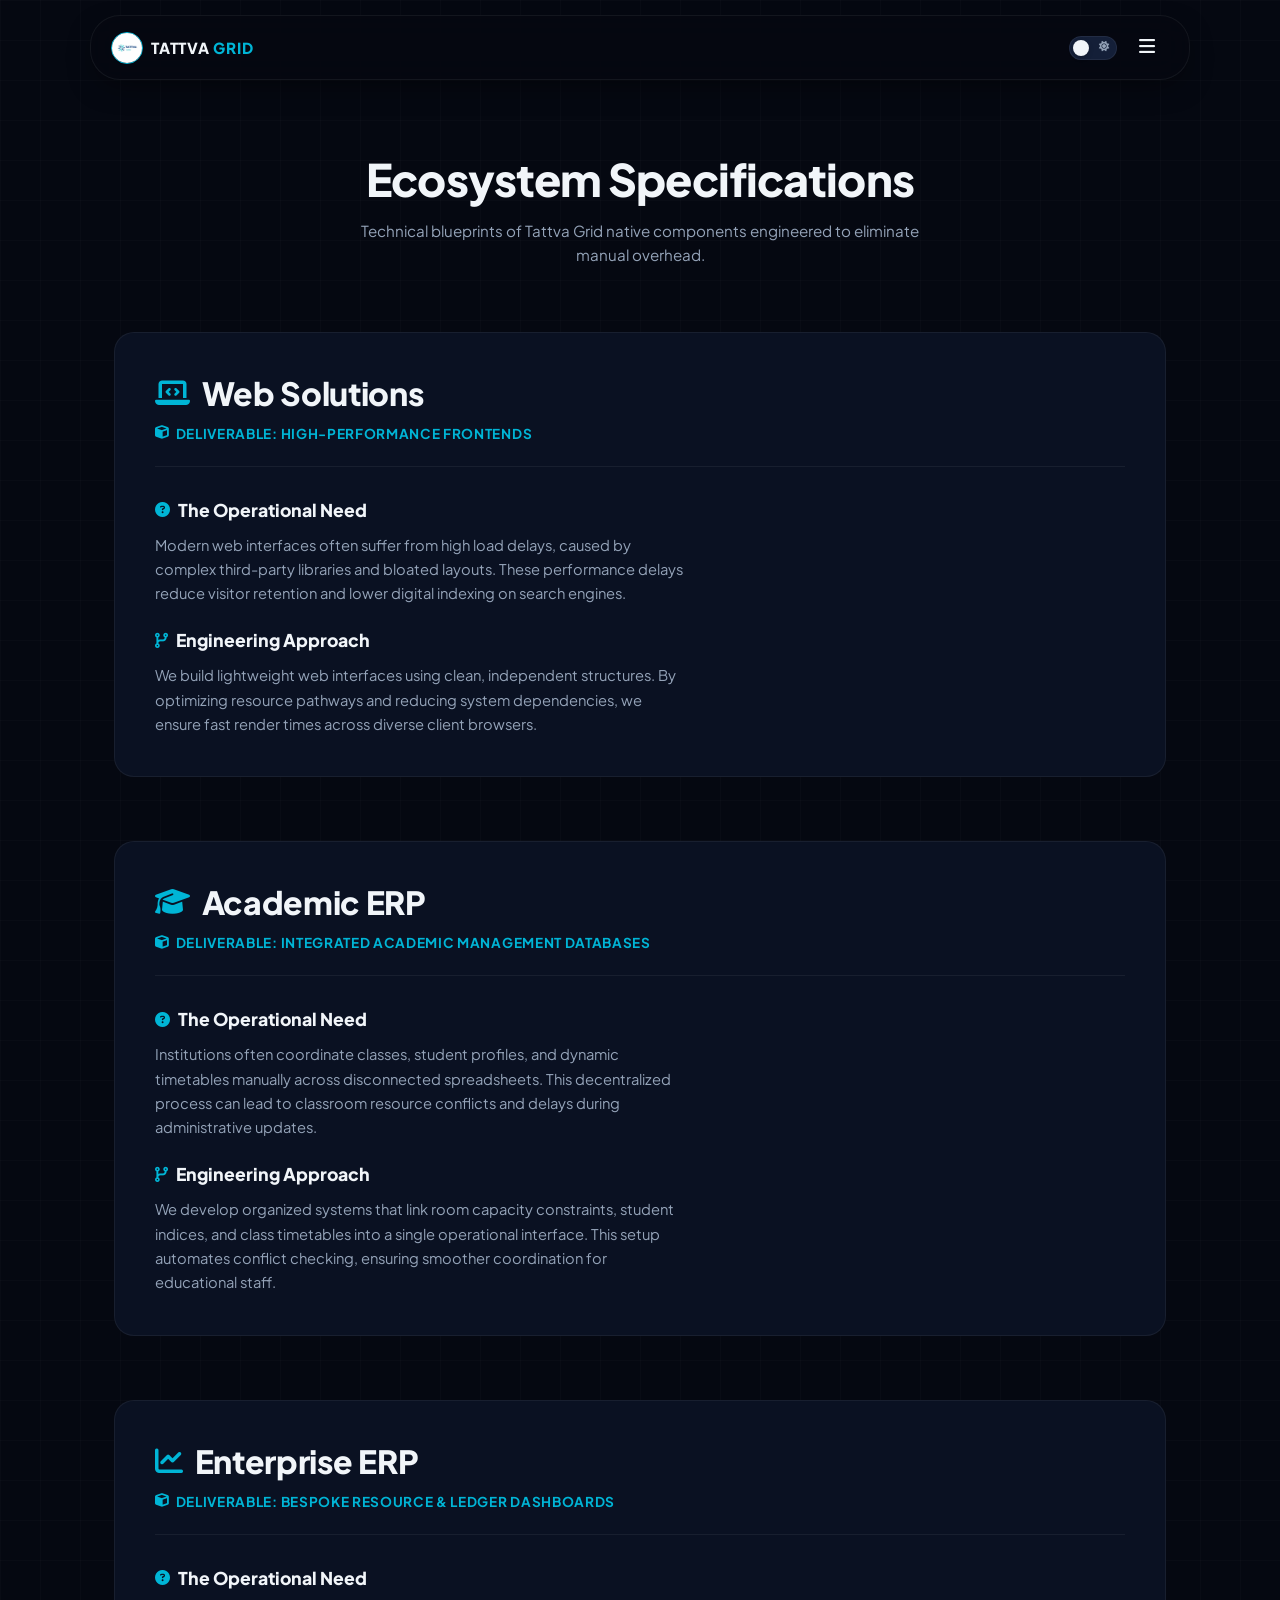
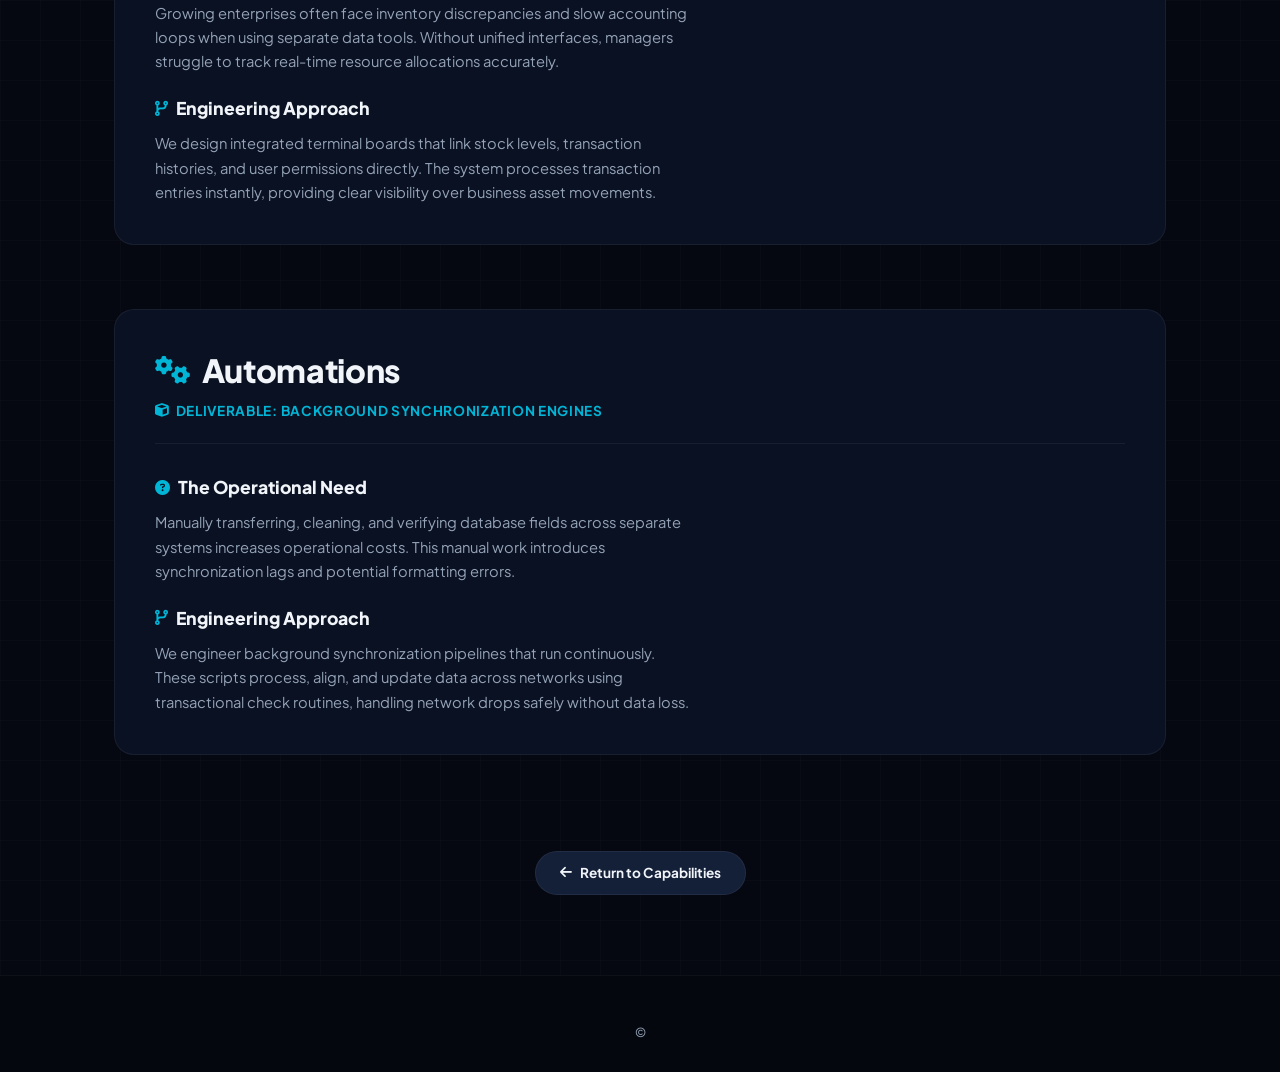
<file: services-details.html>
<!DOCTYPE html>
<html lang="en" data-theme="dark">
<head>
    <meta charset="UTF-8">
    <meta name="viewport" content="width=device-width, initial-scale=1.0">
    <title>Ecosystem Capabilities — Tattva Grid Specifications</title>
    
    <!-- SEO Meta Tags -->
    <meta name="description" content="Tattva Grid builds high-performance custom frontends, scheduling engines, academic ERP systems, and secure database workflows designed for reliability. Created by Neel Athane.">
    <meta name="keywords" content="Tattva Grid, Neel Athane, neel, athane, neel athane, tattva, tattva grid, grid, turf, booking systems, booking, founder, founder neel, founder neel athane, Founder, Tattva Grid founder, Founder tattva grid, Neel tattva grid, Tattva Grid owner, Tattva Grid vision, Neel Athane vision, Business Automation, Turf Booking, Custom ERP, Systems Engineering">
    <meta name="author" content="Neel Athane, Tattva Grid">
    <meta name="robots" content="index, follow">

    <!-- Open Graph / Facebook -->
    <meta property="og:type" content="website">
    <meta property="og:url" content="https://tattvagrid.vercel.app">
    <meta property="og:title" content="Tattva Grid — Digital Infrastructure &amp; Systems Engineering">
    <meta property="og:description" content="High-performance custom frontends, scheduling engines, and secure database workflows designed for reliability.">
    <meta property="og:image" content="logo.jpeg">

    <!-- Fonts & Icons -->
    <link rel="preconnect" href="https://fonts.googleapis.com">
    <link rel="preconnect" href="https://fonts.gstatic.com" crossorigin>
    <link href="https://fonts.googleapis.com/css2?family=Plus+Jakarta+Sans:wght@400;500;600;700;800&display=swap" rel="stylesheet">
    <link rel="stylesheet" href="https://cdnjs.cloudflare.com/ajax/libs/font-awesome/6.5.1/css/all.min.css">

    <!-- Structured Data -->
    <script type="application/ld+json">
    [
      {
        "@context": "https://schema.org",
        "@type": "Organization",
        "name": "Tattva Grid",
        "url": "https://tattvagrid.vercel.app",
        "logo": "logo.jpeg",
        "founder": [
          { 
            "@type": "Person", 
            "name": "Neel Athane", 
            "jobTitle": "Founder, CTO & CFO",
            "sameAs": [
              "https://www.linkedin.com/in/neel-athane",
              "https://www.instagram.com/athaneneel",
              "https://x.com/neel_tattvagrid",
              "https://github.com/neel-athane-tattvagrid",
              "https://topmate.io/neel_tattvagrid",
              "https://www.producthunt.com/@neel_tattvagrid",
              "https://bsky.app/profile/athaneneel.bsky.social",
              "https://www.reddit.com/u/neel_tattvagrid",
              "https://substack.com/@athaneneel"
            ]
          },
          { 
            "@type": "Person", 
            "name": "Rohit Badgujar", 
            "jobTitle": "Co-Founder & CEO" 
          },
          { 
            "@type": "Person", 
            "name": "Aaryesh Honrao", 
            "jobTitle": "Co-Founder, CMO & COO" 
          }
        ]
      },
      {
        "@context": "https://schema.org",
        "@type": "WebSite",
        "name": "Tattva Grid",
        "url": "https://tattvagrid.vercel.app",
        "creator": {
          "@type": "Person",
          "name": "Neel Athane",
          "jobTitle": "Founder, CTO & CFO",
          "sameAs": [
            "https://www.linkedin.com/in/neel-athane",
            "https://www.instagram.com/athaneneel",
            "https://x.com/neel_tattvagrid",
            "https://github.com/neel-athane-tattvagrid",
            "https://topmate.io/neel_tattvagrid",
            "https://www.producthunt.com/@neel_tattvagrid",
            "https://bsky.app/profile/athaneneel.bsky.social",
            "https://www.reddit.com/u/neel_tattvagrid",
            "https://substack.com/@athaneneel"
          ]
        }
      }
    ]
    </script>

    <style>
        /* --- BRAND DESIGN VARIABLES --- */
        :root {
            --brand-navy: #042554;
            --brand-cyan: #00b5d6;
            --brand-seafoam: #00f2fe;
            --radius-lg: 20px;
            --radius-md: 14px;
            --radius-sm: 8px;
            --transition-smooth: all 0.4s cubic-bezier(0.16, 1, 0.3, 1);
            --font-family: 'Plus Jakarta Sans', sans-serif;
        }

        /* --- THEME PALETTES --- */
        html[data-theme="dark"] {
            --bg-color: #050811;
            --bg-grid: rgba(255, 255, 255, 0.015);
            --surface: #0a1122;
            --surface-contrast: #141f38;
            --text-dark: #f1f5f9;
            --text-muted: #94a3b8;
            --border-color: rgba(255, 255, 255, 0.06);
            --header-bg: rgba(5, 8, 17, 0.8);
            --shadow-soft: 0 10px 30px -10px rgba(0, 0, 0, 0.6);
            --shadow-hover: 0 20px 40px -10px rgba(0, 181, 214, 0.18);
        }

        html[data-theme="light"] {
            --bg-color: #ecf0f6;
            --bg-grid: rgba(4, 37, 84, 0.02);
            --surface: #f8fafc;
            --surface-contrast: #cbd5e1;
            --text-dark: #0f172a;
            --text-muted: #475569;
            --border-color: rgba(15, 23, 42, 0.08);
            --header-bg: rgba(236, 240, 246, 0.85);
            --shadow-soft: 0 10px 30px -10px rgba(15, 23, 42, 0.1);
            --shadow-hover: 0 20px 40px -10px rgba(4, 37, 84, 0.12);
        }

        /* --- GLOBAL BASICS --- */
        * {
            box-sizing: border-box;
            margin: 0;
            padding: 0;
            font-family: var(--font-family);
        }

        body {
            background-color: var(--bg-color);
            background-image: 
                linear-gradient(var(--bg-grid) 1px, transparent 1px),
                linear-gradient(90deg, var(--bg-grid) 1px, transparent 1px);
            background-size: 40px 40px;
            color: var(--text-dark);
            overflow-x: hidden;
            -webkit-font-smoothing: antialiased;
            transition: background-color 0.4s ease, color 0.4s ease;
        }

        .container {
            width: 100%;
            max-width: 1100px;
            margin: 0 auto;
            padding: 0 1rem; /* Defensive padding for tight mobile layouts */
        }

        @media(min-width: 480px) {
            .container {
                padding: 0 1.5rem;
            }
        }

        /* --- HEADER NAVIGATION --- */
        .header-container {
            position: fixed;
            top: 10px;
            left: 50%;
            transform: translateX(-50%);
            width: 94%;
            max-width: 1100px;
            z-index: 9999;
            transition: var(--transition-smooth);
        }

        @media(min-width: 768px) {
            .header-container {
                top: 15px;
                width: 92%;
            }
        }

        header.pill-navigation {
            background: var(--header-bg);
            backdrop-filter: blur(16px);
            -webkit-backdrop-filter: blur(16px);
            border: 1px solid var(--border-color);
            border-radius: 30px;
            padding: 0.5rem 1rem;
            display: flex;
            flex-direction: column;
            box-shadow: var(--shadow-soft);
        }

        @media(min-width: 768px) {
            header.pill-navigation {
                padding: 0.6rem 1.25rem;
            }
        }

        .header-row {
            display: flex;
            width: 100%;
            justify-content: space-between;
            align-items: center;
        }

        .logo-block {
            display: flex;
            align-items: center;
            gap: 8px;
            text-decoration: none;
            cursor: pointer;
        }

        .logo-img {
            width: 28px;
            height: 28px;
            border-radius: 50%;
            object-fit: cover;
            border: 1.5px solid var(--brand-cyan);
        }

        @media(min-width: 768px) {
            .logo-img {
                width: 32px;
                height: 32px;
            }
        }

        .logo-text {
            font-size: 0.85rem;
            font-weight: 800;
            letter-spacing: 0.05em;
            color: var(--text-dark);
        }

        @media(min-width: 768px) {
            .logo-text {
                font-size: 0.95rem;
            }
        }

        .logo-text span {
            color: var(--brand-cyan);
        }

        .desktop-nav {
            display: none;
            align-items: center;
            gap: 0.25rem;
        }

        .nav-link {
            background: transparent;
            border: none;
            color: var(--text-muted);
            padding: 8px 12px;
            border-radius: 30px;
            font-size: 0.78rem;
            font-weight: 700;
            cursor: pointer;
            transition: var(--transition-smooth);
            display: inline-flex;
            align-items: center;
            gap: 6px;
            text-decoration: none;
        }

        .nav-link:hover {
            color: var(--text-dark);
            background: var(--border-color);
        }

        .header-actions {
            display: flex;
            align-items: center;
            gap: 0.5rem;
        }

        .mobile-menu-btn {
            background: none;
            border: none;
            color: var(--text-dark);
            font-size: 1.15rem;
            cursor: pointer;
            display: flex;
            align-items: center;
            justify-content: center;
            padding: 6px;
            min-height: 44px; /* Touch target minimum standards */
            min-width: 44px;
        }

        .mobile-menu-container {
            display: none;
            flex-direction: column;
            gap: 0.25rem;
            margin-top: 0.5rem;
            border-top: 1px solid var(--border-color);
            padding-top: 0.5rem;
            width: 100%;
        }

        .mobile-menu-container.open {
            display: flex;
        }

        .mobile-menu-container .nav-link {
            width: 100%;
            padding: 10px 14px;
            justify-content: flex-start;
            font-size: 0.85rem;
        }

        /* Dark / Light Toggle Switch */
        .toggle-track {
            display: flex;
            align-items: center;
            background: var(--surface-contrast);
            border: 1px solid var(--border-color);
            padding: 3px;
            border-radius: 30px;
            position: relative;
            cursor: pointer;
            width: 48px;
            height: 24px;
            user-select: none;
        }

        .toggle-thumb {
            position: absolute;
            width: 16px;
            height: 16px;
            border-radius: 50%;
            background: var(--text-dark);
            box-shadow: 0 2px 5px rgba(0,0,0,0.2);
            transition: transform 0.3s cubic-bezier(0.16, 1, 0.3, 1);
            left: 3px;
        }

        html[data-theme="light"] .toggle-thumb {
            transform: translateX(24px);
        }

        .toggle-icons {
            display: flex;
            justify-content: space-between;
            align-items: center;
            width: 100%;
            padding: 0 4px;
            font-size: 0.65rem;
            color: var(--text-muted);
            pointer-events: none;
        }

        /* --- CONTENT DESIGN --- */
        .details-wrapper {
            padding-top: 110px;
            padding-bottom: 60px;
        }

        @media(min-width: 768px) {
            .details-wrapper {
                padding-top: 150px;
                padding-bottom: 80px;
            }
        }

        .intro-block {
            text-align: center;
            margin-bottom: 2.5rem;
        }

        @media(min-width: 768px) {
            .intro-block {
                margin-bottom: 4rem;
            }
        }

        .intro-block h1 {
            font-size: clamp(1.8rem, 4vw, 2.8rem);
            font-weight: 850;
            letter-spacing: -0.02em;
            margin-bottom: 0.75rem;
        }

        .intro-block p {
            color: var(--text-muted);
            max-width: 600px;
            margin: 0 auto;
            line-height: 1.6;
            font-size: 0.9rem;
        }

        @media(min-width: 768px) {
            .intro-block p {
                font-size: 0.95rem;
            }
        }

        /* --- MOBILE-FIRST SECTION CONTAINER --- */
        .service-detail-section {
            background: var(--surface);
            border: 1px solid var(--border-color);
            border-radius: var(--radius-lg);
            padding: 1.25rem;
            margin-bottom: 2.5rem;
            scroll-margin-top: 100px;
            transition: var(--transition-smooth);
        }

        @media(min-width: 768px) {
            .service-detail-section {
                padding: 2.5rem;
                margin-bottom: 4rem;
                scroll-margin-top: 130px;
            }
        }

        .service-detail-section:hover {
            border-color: var(--brand-cyan);
            box-shadow: var(--shadow-hover);
        }

        .service-title-bar {
            display: flex;
            flex-direction: column;
            gap: 0.75rem;
            border-bottom: 1px solid var(--border-color);
            padding-bottom: 1.25rem;
            margin-bottom: 1.5rem;
        }

        @media(min-width: 768px) {
            .service-title-bar {
                margin-bottom: 2rem;
                padding-bottom: 1.5rem;
            }
        }

        .service-title-bar h2 {
            font-size: 1.5rem;
            font-weight: 850;
            color: var(--text-dark);
            letter-spacing: -0.01em;
            display: flex;
            align-items: center;
            gap: 12px;
        }

        @media(min-width: 768px) {
            .service-title-bar h2 {
                font-size: 2rem;
            }
        }

        .service-icon-inline {
            color: var(--brand-cyan);
            font-size: 1.3rem;
        }

        @media(min-width: 768px) {
            .service-icon-inline {
                font-size: 1.75rem;
            }
        }

        .capabilities-provided {
            display: flex;
            align-items: center;
            gap: 6px;
            color: var(--brand-cyan);
            font-weight: 700;
            font-size: 0.75rem;
            text-transform: uppercase;
            letter-spacing: 0.05em;
        }

        @media(min-width: 768px) {
            .capabilities-provided {
                font-size: 0.85rem;
            }
        }

        .service-body-grid {
            display: grid;
            grid-template-columns: 1fr;
            gap: 2rem;
        }

        @media(min-width: 768px) {
            .service-body-grid {
                grid-template-columns: 1.15fr 0.85fr;
                gap: 2.5rem;
            }
        }

        .service-info-column {
            display: flex;
            flex-direction: column;
            gap: 1.5rem;
        }

        .info-section h3 {
            font-size: 1rem;
            font-weight: 800;
            color: var(--text-dark);
            margin-bottom: 0.5rem;
            display: flex;
            align-items: center;
            gap: 8px;
        }

        @media(min-width: 768px) {
            .info-section h3 {
                font-size: 1.1rem;
                margin-bottom: 0.75rem;
            }
        }

        .info-section h3 i {
            color: var(--brand-cyan);
            font-size: 0.85rem;
        }

        @media(min-width: 768px) {
            .info-section h3 i {
                font-size: 0.95rem;
            }
        }

        .info-section p {
            font-size: 0.85rem;
            color: var(--text-muted);
            line-height: 1.6;
        }

        @media(min-width: 768px) {
            .info-section p {
                font-size: 0.92rem;
                line-height: 1.65;
            }
        }

        /* Specs Pill Lists */
        .specs-pills {
            display: flex;
            flex-wrap: wrap;
            gap: 0.5rem;
            margin-top: 0.5rem;
        }

        .spec-pill {
            background: var(--surface-contrast);
            border: 1px solid var(--border-color);
            padding: 4px 10px;
            font-size: 0.7rem;
            font-weight: 700;
            border-radius: 12px;
            color: var(--text-dark);
        }

        @media(min-width: 768px) {
            .spec-pill {
                padding: 6px 12px;
                font-size: 0.75rem;
            }
        }

        /* Showcase Column Visual Graphics */
        .service-showcase-column {
            display: flex;
            flex-direction: column;
            gap: 1rem;
        }

        .visual-card-wrapper {
            background: var(--surface-contrast);
            border: 1px solid var(--border-color);
            border-radius: var(--radius-md);
            overflow: hidden;
            box-shadow: var(--shadow-soft);
            transition: var(--transition-smooth);
        }

        .visual-card-wrapper:hover {
            transform: translateY(-2px);
            border-color: var(--brand-cyan);
        }

        .visual-card-wrapper img {
            width: 100%;
            height: 150px;
            object-fit: cover;
            display: block;
        }

        @media(min-width: 768px) {
            .visual-card-wrapper img {
                height: 190px;
            }
        }

        .visual-card-desc {
            background: var(--surface);
            padding: 0.75rem 1rem;
            font-size: 0.75rem;
            color: var(--text-dark);
            font-weight: 700;
            border-top: 1px solid var(--border-color);
        }

        .btn-back-home {
            display: inline-flex;
            align-items: center;
            gap: 8px;
            padding: 10px 22px;
            background: var(--surface-contrast);
            border: 1px solid var(--border-color);
            color: var(--text-dark);
            border-radius: 30px;
            text-decoration: none;
            font-size: 0.8rem;
            font-weight: 700;
            transition: var(--transition-smooth);
            margin-top: 1.5rem;
            min-height: 44px; /* Mobile safe tap size */
        }

        @media(min-width: 768px) {
            .btn-back-home {
                padding: 10px 24px;
                font-size: 0.85rem;
                margin-top: 2rem;
            }
        }

        .btn-back-home:hover {
            background: var(--brand-cyan);
            color: #050811;
            border-color: var(--brand-cyan);
        }

        /* --- FOOTER --- */
        footer {
            background: #04070e;
            border-top: 1px solid rgba(255, 255, 255, 0.04);
            color: #94a3b8;
            padding: 3rem 0 2rem;
            font-size: 0.78rem;
            text-align: center;
        }
    </style>
</head>
<body>

    <!-- STICKY FLOATING GLASS NAVIGATION -->
    <div class="header-container">
        <header class="pill-navigation" id="pillNavigation">
            <div class="header-row">
                <a class="logo-block" href="index.html" title="Tattva Grid - Return Home">
                    <img src="logo.jpeg" alt="Tattva Grid Logo" class="logo-img" onerror="this.style.display='none';">
                    <div class="logo-text">TATTVA <span>GRID</span></div>
                </a>
                
                <nav class="desktop-nav">
                    <a href="index.html#sizzle" class="nav-link">Concept</a>
                    <a href="index.html#services" class="nav-link">Capabilities</a>
                    <a href="index.html#portfolio" class="nav-link">Work</a>
                    <a href="index.html#who-are-we" class="nav-link">Who Are We</a>
                    <a href="index.html#contact" class="nav-link">Connect</a>
                </nav>

                <div class="header-actions">
                    <div class="toggle-track" id="themeSwitch" aria-label="Toggle Palette">
                        <div class="toggle-thumb"></div>
                        <div class="toggle-icons">
                            <i class="fa-solid fa-moon"></i>
                            <i class="fa-solid fa-sun"></i>
                        </div>
                    </div>
                    <button class="mobile-menu-btn" onclick="toggleMobileMenu()"><i class="fa-solid fa-bars"></i></button>
                </div>
            </div>

            <div class="mobile-menu-container" id="mobileMenuContainer">
                <a href="index.html#sizzle" class="nav-link" onclick="toggleMobileMenu()">Concept</a>
                <a href="index.html#services" class="nav-link" onclick="toggleMobileMenu()">Capabilities</a>
                <a href="index.html#portfolio" class="nav-link" onclick="toggleMobileMenu()">Work</a>
                <a href="index.html#who-are-we" class="nav-link" onclick="toggleMobileMenu()">Who Are We</a>
                <a href="index.html#contact" class="nav-link" onclick="toggleMobileMenu()">Connect</a>
            </div>
        </header>
    </div>

    <main class="container details-wrapper">
        <div class="intro-block">
            <h1>Ecosystem Specifications</h1>
            <p>Technical blueprints of Tattva Grid native components engineered to eliminate manual overhead.</p>
        </div>

        <!-- 1. Web Solutions -->
        <section class="service-detail-section" id="web-solutions">
            <div class="service-title-bar">
                <h2><i class="fa-solid fa-laptop-code service-icon-inline"></i> Web Solutions</h2>
                <div class="capabilities-provided">
                    <i class="fa-solid fa-cube"></i> Deliverable: High-Performance Frontends
                </div>
            </div>

            <div class="service-body-grid">
                <div class="service-info-column">
                    <div class="info-section">
                        <h3><i class="fa-solid fa-circle-question"></i> The Operational Need</h3>
                        <p>
                            Modern web interfaces often suffer from high load delays, caused by complex third-party libraries and bloated layouts. These performance delays reduce visitor retention and lower digital indexing on search engines.
                        </p>
                    </div>

                    <div class="info-section">
                        <h3><i class="fa-solid fa-code-branch"></i> Engineering Approach</h3>
                        <p>
                            We build lightweight web interfaces using clean, independent structures. By optimizing resource pathways and reducing system dependencies, we ensure fast render times across diverse client browsers.
                        </p>
                    </div>
                </div>
        </section>

        <!-- 2. Academic ERP -->
        <section class="service-detail-section" id="academic-erp">
            <div class="service-title-bar">
                <h2><i class="fa-solid fa-graduation-cap service-icon-inline"></i> Academic ERP</h2>
                <div class="capabilities-provided">
                    <i class="fa-solid fa-cube"></i> Deliverable: Integrated Academic Management Databases
                </div>
            </div>

            <div class="service-body-grid">
                <div class="service-info-column">
                    <div class="info-section">
                        <h3><i class="fa-solid fa-circle-question"></i> The Operational Need</h3>
                        <p>
                            Institutions often coordinate classes, student profiles, and dynamic timetables manually across disconnected spreadsheets. This decentralized process can lead to classroom resource conflicts and delays during administrative updates.
                        </p>
                    </div>

                    <div class="info-section">
                        <h3><i class="fa-solid fa-code-branch"></i> Engineering Approach</h3>
                        <p>
                            We develop organized systems that link room capacity constraints, student indices, and class timetables into a single operational interface. This setup automates conflict checking, ensuring smoother coordination for educational staff.
                        </p>
                    </div>
                </div>
        </section>

        <!-- 3. Enterprise ERP -->
        <section class="service-detail-section" id="enterprise-erp">
            <div class="service-title-bar">
                <h2><i class="fa-solid fa-chart-line service-icon-inline"></i> Enterprise ERP</h2>
                <div class="capabilities-provided">
                    <i class="fa-solid fa-cube"></i> Deliverable: Bespoke Resource &amp; Ledger Dashboards
                </div>
            </div>

            <div class="service-body-grid">
                <div class="service-info-column">
                    <div class="info-section">
                        <h3><i class="fa-solid fa-circle-question"></i> The Operational Need</h3>
                        <p>
                            Growing enterprises often face inventory discrepancies and slow accounting loops when using separate data tools. Without unified interfaces, managers struggle to track real-time resource allocations accurately.
                        </p>
                    </div>

                    <div class="info-section">
                        <h3><i class="fa-solid fa-code-branch"></i> Engineering Approach</h3>
                        <p>
                            We design integrated terminal boards that link stock levels, transaction histories, and user permissions directly. The system processes transaction entries instantly, providing clear visibility over business asset movements.
                        </p>
                    </div>
                </div>
        </section>

        <!-- 4. Automations -->
        <section class="service-detail-section" id="automations">
            <div class="service-title-bar">
                <h2><i class="fa-solid fa-gears service-icon-inline"></i> Automations</h2>
                <div class="capabilities-provided">
                    <i class="fa-solid fa-cube"></i> Deliverable: Background Synchronization Engines
                </div>
            </div>

            <div class="service-body-grid">
                <div class="service-info-column">
                    <div class="info-section">
                        <h3><i class="fa-solid fa-circle-question"></i> The Operational Need</h3>
                        <p>
                            Manually transferring, cleaning, and verifying database fields across separate systems increases operational costs. This manual work introduces synchronization lags and potential formatting errors.
                        </p>
                    </div>

                    <div class="info-section">
                        <h3><i class="fa-solid fa-code-branch"></i> Engineering Approach</h3>
                        <p>
                            We engineer background synchronization pipelines that run continuously. These scripts process, align, and update data across networks using transactional check routines, handling network drops safely without data loss.
                        </p>
                    </div>
                </div>
        </section>

        <div style="text-align: center;">
            <a href="index.html#services" class="btn-back-home"><i class="fa-solid fa-arrow-left"></i> Return to Capabilities</a>
        </div>
    </main>

    <footer>
        <p>&copy; </p>
    </footer>

    <script>
        function toggleMobileMenu() {
            const menu = document.getElementById('mobileMenuContainer');
            menu.classList.toggle('open');
        }

        const htmlElement = document.documentElement;
        const themeToggleBtn = document.getElementById('themeSwitch');
        
        // Sync with index preference
        if(localStorage.getItem('theme')) {
            htmlElement.setAttribute('data-theme', localStorage.getItem('theme'));
        }

        if (themeToggleBtn) {
            themeToggleBtn.addEventListener('click', () => {
                const currentTheme = htmlElement.getAttribute('data-theme');
                const nextTheme = currentTheme === 'dark' ? 'light' : 'dark';
                htmlElement.setAttribute('data-theme', nextTheme);
                localStorage.setItem('theme', nextTheme);
            });
        }
    </script>
</body>
</html>
</file>
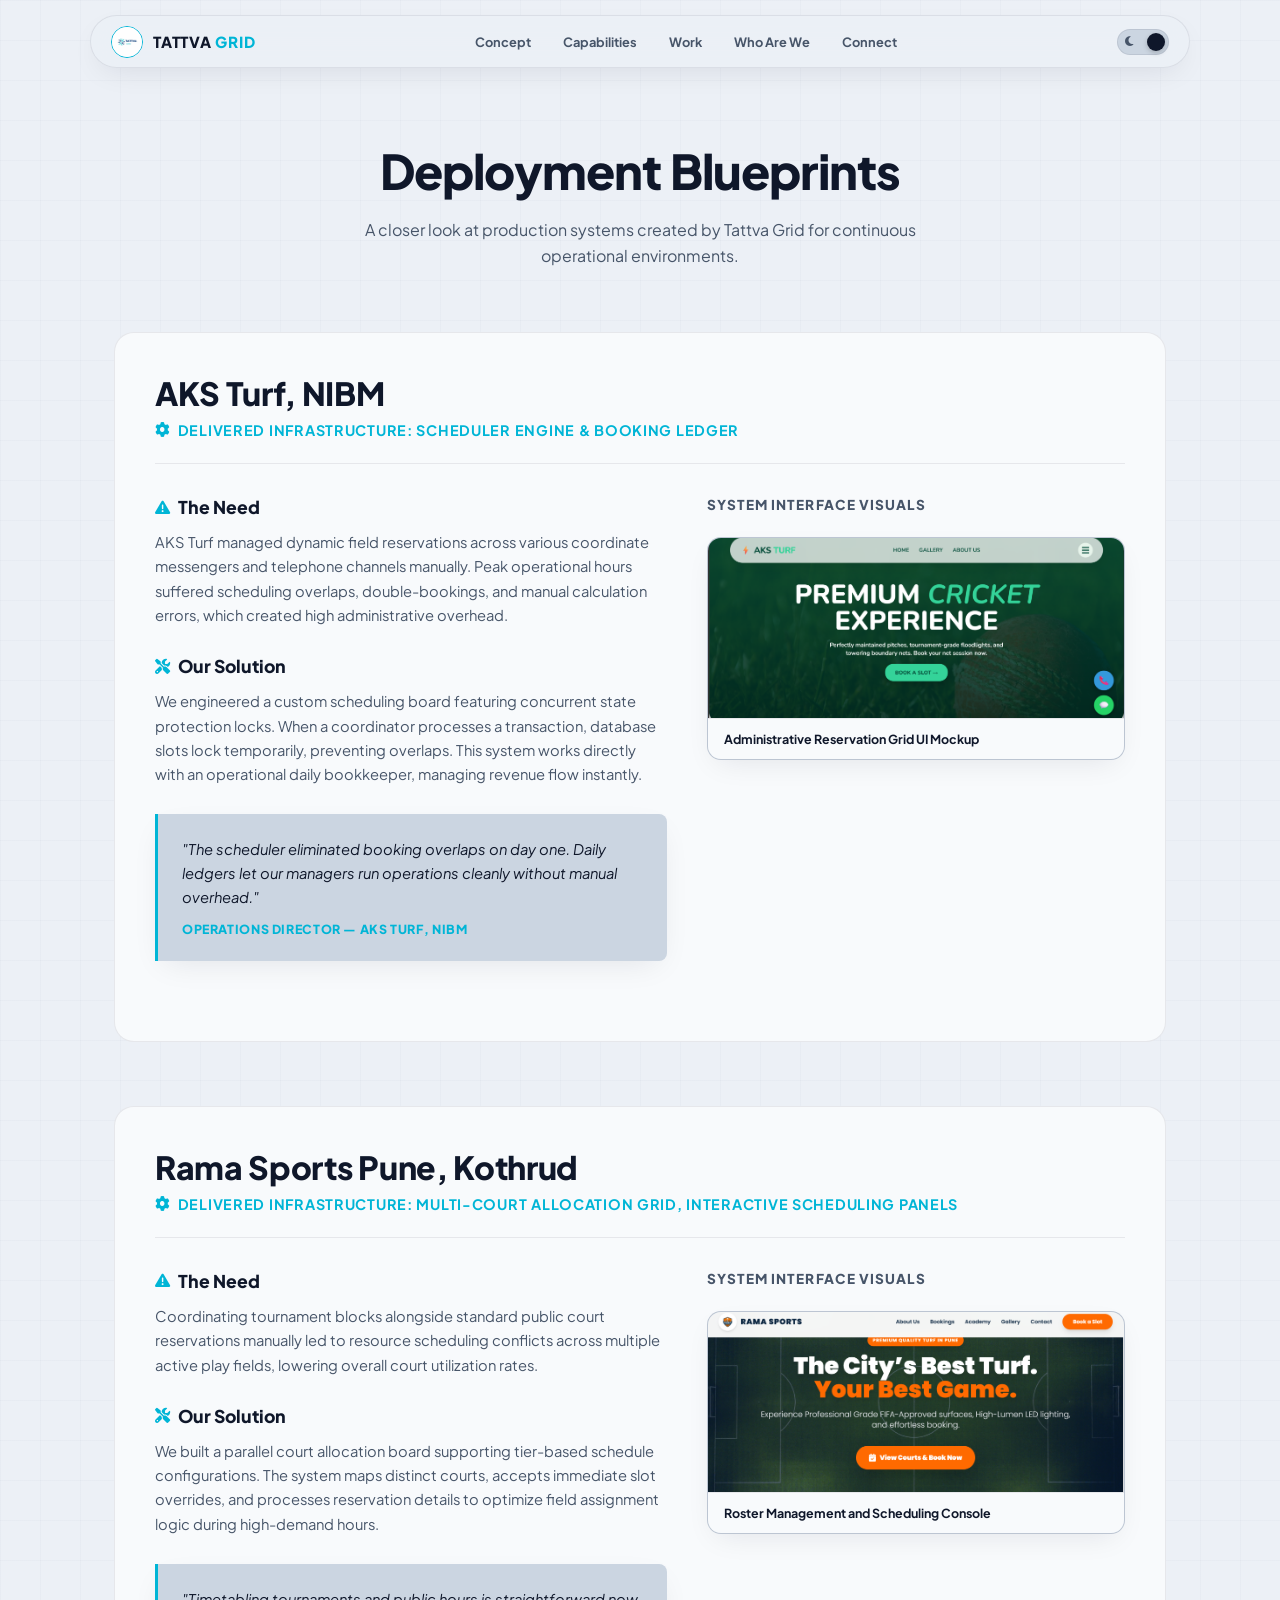
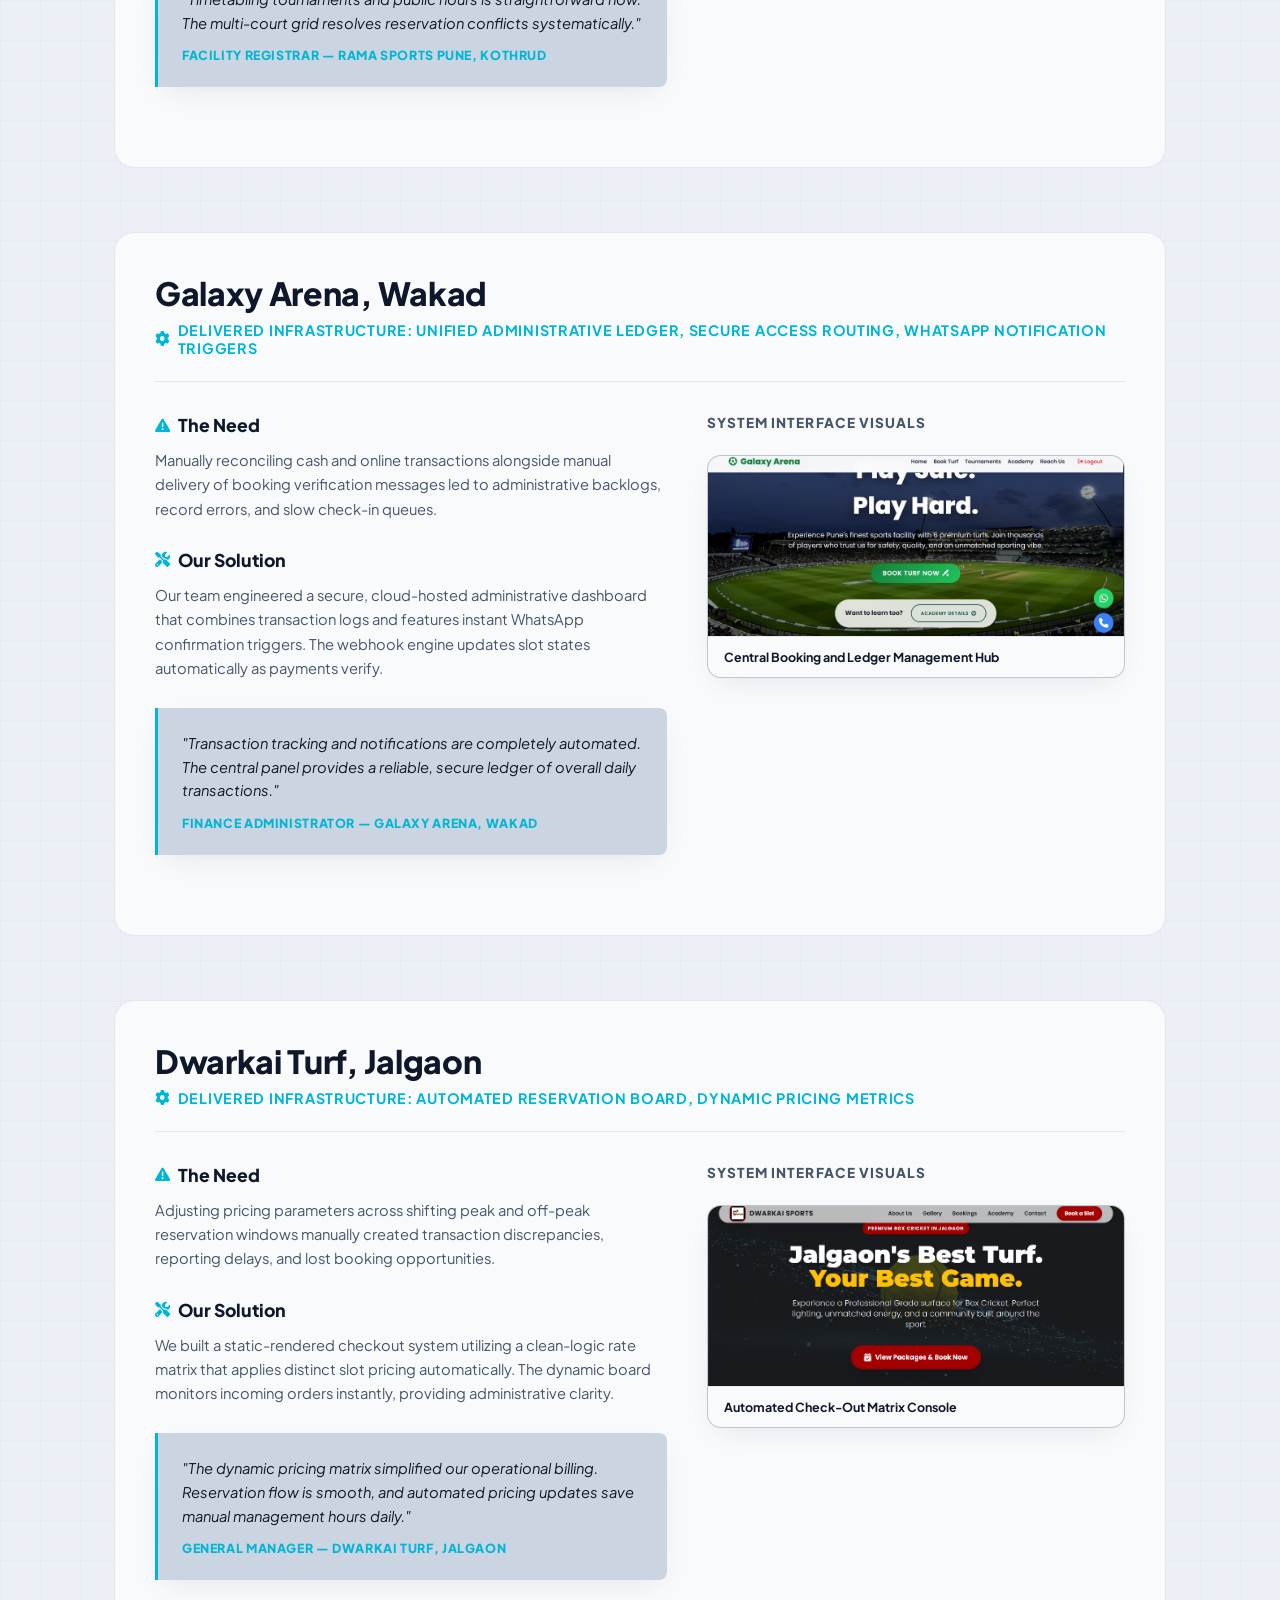
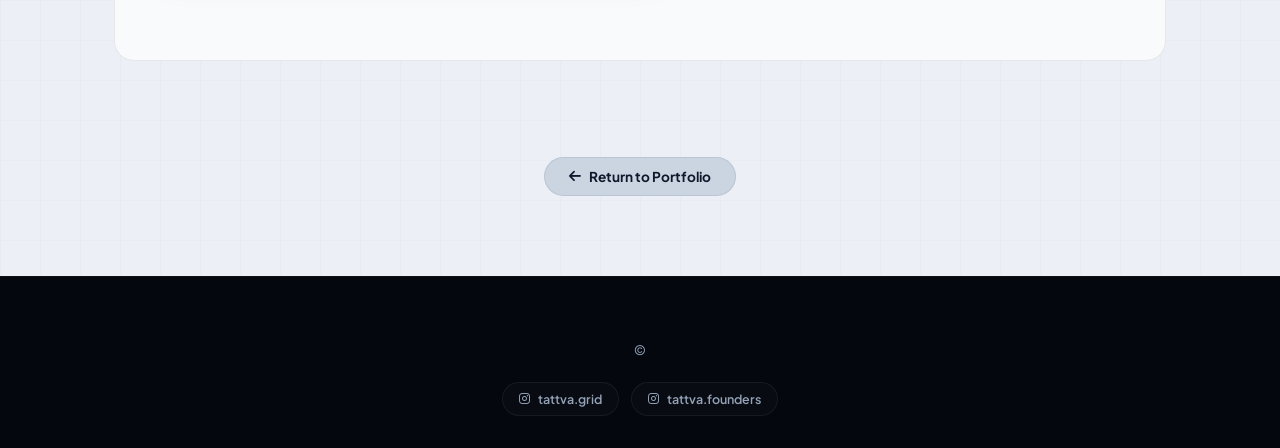
<file: work-details.html>
<!DOCTYPE html>
<html lang="en" data-theme="light">
<head>
    <meta charset="UTF-8">
    <meta name="viewport" content="width=device-width, initial-scale=1.0">
    <title>Our Executed Deployments — Tattva Grid Case Studies</title>
    
    <!-- SEO Optimization -->
    <meta name="description" content="Technical blueprints and dynamic case studies for Tattva Grid systems: AKS Turf, Rama Sports Pune, Galaxy Arena, and Dwarkai Turf. Created by Neel Athane.">
    <meta name="robots" content="index, follow">
    <meta name="author" content="Neel Athane, Tattva Grid">
    
    <link rel="preconnect" href="https://fonts.googleapis.com">
    <link rel="preconnect" href="https://fonts.gstatic.com" crossorigin>
    <link href="https://fonts.googleapis.com/css2?family=Plus+Jakarta+Sans:wght@400;500;600;700;800&display=swap" rel="stylesheet">
    <link rel="stylesheet" href="https://cdnjs.cloudflare.com/ajax/libs/font-awesome/6.5.1/css/all.min.css">

    <!-- Structured Data -->
    <script type="application/ld+json">
    [
      {
        "@context": "https://schema.org",
        "@type": "Organization",
        "name": "Tattva Grid",
        "url": "https://tattvagrid.vercel.app",
        "logo": "logo.jpeg",
        "founder": [
          { 
            "@type": "Person", 
            "name": "Neel Athane", 
            "jobTitle": "Founder, CTO & CFO",
            "sameAs": [
              "https://www.linkedin.com/in/neel-athane",
              "https://www.instagram.com/athaneneel",
              "https://x.com/neel_tattvagrid",
              "https://github.com/neel-athane-tattvagrid",
              "https://topmate.io/neel_tattvagrid",
              "https://www.producthunt.com/@neel_tattvagrid",
              "https://bsky.app/profile/athaneneel.bsky.social",
              "https://www.reddit.com/u/neel_tattvagrid",
              "https://substack.com/@athaneneel"
            ]
          },
          { 
            "@type": "Person", 
            "name": "Rohit Badgujar", 
            "jobTitle": "Co-Founder & CEO" 
          },
          { 
            "@type": "Person", 
            "name": "Aaryesh Honrao", 
            "jobTitle": "Co-Founder, CMO & COO" 
          }
        ]
      },
      {
        "@context": "https://schema.org",
        "@type": "WebSite",
        "name": "Tattva Grid",
        "url": "https://tattvagrid.vercel.app",
        "creator": {
          "@type": "Person",
          "name": "Neel Athane",
          "jobTitle": "Founder, CTO & CFO",
          "sameAs": [
            "https://www.linkedin.com/in/neel-athane",
            "https://www.instagram.com/athaneneel",
            "https://x.com/neel_tattvagrid",
            "https://github.com/neel-athane-tattvagrid",
            "https://topmate.io/neel_tattvagrid",
            "https://www.producthunt.com/@neel_tattvagrid",
            "https://bsky.app/profile/athaneneel.bsky.social",
            "https://www.reddit.com/u/neel_tattvagrid",
            "https://substack.com/@athaneneel"
          ]
        }
      }
    ]
    </script>

    <style>
        /* --- BRAND DESIGN VARIABLES --- */
        :root {
            --brand-navy: #042554;
            --brand-cyan: #00b5d6;
            --brand-seafoam: #00f2fe;
            --radius-lg: 20px;
            --radius-md: 14px;
            --radius-sm: 8px;
            --transition-smooth: all 0.4s cubic-bezier(0.16, 1, 0.3, 1);
            --font-family: 'Plus Jakarta Sans', sans-serif;
        }

        /* --- THEME PALETTES --- */
        html[data-theme="dark"] {
            --bg-color: #050811;
            --bg-grid: rgba(255, 255, 255, 0.015);
            --surface: #0a1122;
            --surface-contrast: #141f38;
            --text-dark: #f1f5f9;
            --text-muted: #94a3b8;
            --border-color: rgba(255, 255, 255, 0.06);
            --header-bg: rgba(5, 8, 17, 0.8);
            --shadow-soft: 0 10px 30px -10px rgba(0, 0, 0, 0.6);
            --shadow-hover: 0 20px 40px -10px rgba(0, 181, 214, 0.18);
        }

        html[data-theme="light"] {
            --bg-color: #ecf0f6;
            --bg-grid: rgba(4, 37, 84, 0.02);
            --surface: #f8fafc;
            --surface-contrast: #cbd5e1;
            --text-dark: #0f172a;
            --text-muted: #475569;
            --border-color: rgba(15, 23, 42, 0.08);
            --header-bg: rgba(236, 240, 246, 0.85);
            --shadow-soft: 0 10px 30px -10px rgba(15, 23, 42, 0.1);
            --shadow-hover: 0 20px 40px -10px rgba(4, 37, 84, 0.12);
        }

        /* --- GLOBAL BASICS --- */
        * {
            box-sizing: border-box;
            margin: 0;
            padding: 0;
            font-family: var(--font-family);
        }

        body {
            background-color: var(--bg-color);
            background-image: 
                linear-gradient(var(--bg-grid) 1px, transparent 1px),
                linear-gradient(90deg, var(--bg-grid) 1px, transparent 1px);
            background-size: 40px 40px;
            color: var(--text-dark);
            overflow-x: hidden;
            -webkit-font-smoothing: antialiased;
            transition: background-color 0.4s ease, color 0.4s ease;
        }

        .container {
            width: 100%;
            max-width: 1100px;
            margin: 0 auto;
            padding: 0 1.5rem;
        }

        /* --- HEADER NAVIGATION --- */
        .header-container {
            position: fixed;
            top: 15px;
            left: 50%;
            transform: translateX(-50%);
            width: 92%;
            max-width: 1100px;
            z-index: 9999;
            transition: var(--transition-smooth);
        }

        header.pill-navigation {
            background: var(--header-bg);
            backdrop-filter: blur(16px);
            -webkit-backdrop-filter: blur(16px);
            border: 1px solid var(--border-color);
            border-radius: 30px;
            padding: 0.6rem 1.25rem;
            display: flex;
            flex-direction: column;
            box-shadow: var(--shadow-soft);
        }

        .header-row {
            display: flex;
            width: 100%;
            justify-content: space-between;
            align-items: center;
        }

        .logo-block {
            display: flex;
            align-items: center;
            gap: 10px;
            text-decoration: none;
            cursor: pointer;
        }

        .logo-img {
            width: 32px;
            height: 32px;
            border-radius: 50%;
            object-fit: cover;
            border: 1.5px solid var(--brand-cyan);
        }

        .logo-text {
            font-size: 0.95rem;
            font-weight: 800;
            letter-spacing: 0.05em;
            color: var(--text-dark);
        }

        .logo-text span {
            color: var(--brand-cyan);
        }

        .desktop-nav {
            display: none;
            align-items: center;
            gap: 0.25rem;
        }

        .nav-link {
            background: transparent;
            border: none;
            color: var(--text-muted);
            padding: 6px 14px;
            border-radius: 30px;
            font-size: 0.8rem;
            font-weight: 700;
            cursor: pointer;
            transition: var(--transition-smooth);
            display: inline-flex;
            align-items: center;
            gap: 6px;
            text-decoration: none;
        }

        .nav-link:hover {
            color: var(--text-dark);
            background: var(--border-color);
        }

        .header-actions {
            display: flex;
            align-items: center;
            gap: 0.75rem;
        }

        .mobile-menu-btn {
            background: none;
            border: none;
            color: var(--text-dark);
            font-size: 1.25rem;
            cursor: pointer;
            display: flex;
            align-items: center;
            justify-content: center;
            padding: 4px;
        }

        .mobile-menu-container {
            display: none;
            flex-direction: column;
            gap: 0.5rem;
            margin-top: 0.75rem;
            border-top: 1px solid var(--border-color);
            padding-top: 0.75rem;
            width: 100%;
        }

        .mobile-menu-container.open {
            display: flex;
        }

        /* Dark / Light Toggle Switch */
        .toggle-track {
            display: flex;
            align-items: center;
            background: var(--surface-contrast);
            border: 1px solid var(--border-color);
            padding: 3px;
            border-radius: 30px;
            position: relative;
            cursor: pointer;
            width: 52px;
            height: 26px;
            user-select: none;
        }

        .toggle-thumb {
            position: absolute;
            width: 18px;
            height: 18px;
            border-radius: 50%;
            background: var(--text-dark);
            box-shadow: 0 2px 5px rgba(0,0,0,0.2);
            transition: transform 0.3s cubic-bezier(0.16, 1, 0.3, 1);
            left: 3px;
        }

        html[data-theme="light"] .toggle-thumb {
            transform: translateX(26px);
        }

        .toggle-icons {
            display: flex;
            justify-content: space-between;
            align-items: center;
            width: 100%;
            padding: 0 4px;
            font-size: 0.7rem;
            color: var(--text-muted);
            pointer-events: none;
        }

        /* --- CONTENT DESIGN --- */
        .details-wrapper {
            padding-top: 140px;
            padding-bottom: 80px;
        }

        .intro-block {
            text-align: center;
            margin-bottom: 4rem;
        }

        .intro-block h1 {
            font-size: clamp(2rem, 4vw, 3rem);
            font-weight: 850;
            letter-spacing: -0.02em;
            margin-bottom: 1rem;
        }

        .intro-block p {
            color: var(--text-muted);
            max-width: 600px;
            margin: 0 auto;
            line-height: 1.6;
        }

        /* --- CASE STUDY GRID STRUCTURE --- */
        .project-detail-section {
            background: var(--surface);
            border: 1px solid var(--border-color);
            border-radius: var(--radius-lg);
            padding: 2.5rem;
            margin-bottom: 4rem;
            scroll-margin-top: 130px;
            transition: var(--transition-smooth);
        }

        .project-detail-section:hover {
            border-color: var(--brand-cyan);
            box-shadow: var(--shadow-hover);
        }

        .project-title-bar {
            display: flex;
            flex-direction: column;
            gap: 0.5rem;
            border-bottom: 1px solid var(--border-color);
            padding-bottom: 1.5rem;
            margin-bottom: 2rem;
        }

        .project-title-bar h2 {
            font-size: 2rem;
            font-weight: 850;
            color: var(--text-dark);
            letter-spacing: -0.01em;
        }

        .infrastructure-provided {
            display: flex;
            align-items: center;
            gap: 8px;
            color: var(--brand-cyan);
            font-weight: 700;
            font-size: 0.9rem;
            text-transform: uppercase;
            letter-spacing: 0.05em;
        }

        .project-body-grid {
            display: grid;
            grid-template-columns: 1fr;
            gap: 2.5rem;
            margin-bottom: 2.5rem;
        }

        @media(min-width: 768px) {
            .project-body-grid {
                grid-template-columns: 1.1fr 0.9fr;
            }
            .desktop-nav {
                display: flex;
            }
            .mobile-menu-btn {
                display: none;
            }
        }

        .project-info-column {
            display: flex;
            flex-direction: column;
            gap: 1.75rem;
        }

        .info-section h3 {
            font-size: 1.1rem;
            font-weight: 800;
            color: var(--text-dark);
            margin-bottom: 0.75rem;
            display: flex;
            align-items: center;
            gap: 8px;
        }

        .info-section h3 i {
            color: var(--brand-cyan);
            font-size: 0.95rem;
        }

        .info-section p {
            font-size: 0.92rem;
            color: var(--text-muted);
            line-height: 1.65;
        }

        /* Review Design Block */
        .client-review-card {
            background: var(--surface-contrast);
            border-left: 3px solid var(--brand-cyan);
            border-radius: 0 var(--radius-sm) var(--radius-sm) 0;
            padding: 1.5rem;
            box-shadow: var(--shadow-soft);
        }

        .client-review-card p {
            font-size: 0.92rem;
            font-style: italic;
            color: var(--text-dark);
            line-height: 1.6;
            margin-bottom: 0.75rem;
        }

        .client-reviewer {
            font-size: 0.78rem;
            font-weight: 800;
            color: var(--brand-cyan);
            text-transform: uppercase;
            letter-spacing: 0.05em;
        }

        /* Screenshot / Interface Gallery */
        .project-gallery-column {
            display: flex;
            flex-direction: column;
            gap: 1.25rem;
        }

        .gallery-header {
            font-size: 0.85rem;
            font-weight: 800;
            color: var(--text-muted);
            text-transform: uppercase;
            letter-spacing: 0.08em;
            margin-bottom: 0.25rem;
        }

        .gallery-grid {
            display: grid;
            grid-template-columns: 1fr;
            gap: 1rem;
        }

        .gallery-item {
            background: var(--surface-contrast);
            border: 1px solid var(--border-color);
            border-radius: var(--radius-md);
            overflow: hidden;
            position: relative;
            box-shadow: var(--shadow-soft);
            transition: var(--transition-smooth);
        }

        .gallery-item:hover {
            transform: translateY(-3px);
            border-color: var(--brand-cyan);
        }

        .gallery-item img {
            width: 100%;
            height: 180px;
            object-fit: cover;
            display: block;
        }

        .gallery-caption {
            background: var(--surface);
            padding: 0.75rem 1rem;
            font-size: 0.78rem;
            color: var(--text-dark);
            font-weight: 700;
            border-top: 1px solid var(--border-color);
        }

        .btn-back-home {
            display: inline-flex;
            align-items: center;
            gap: 8px;
            padding: 10px 24px;
            background: var(--surface-contrast);
            border: 1px solid var(--border-color);
            color: var(--text-dark);
            border-radius: 30px;
            text-decoration: none;
            font-size: 0.85rem;
            font-weight: 700;
            transition: var(--transition-smooth);
            margin-top: 2rem;
        }

        .btn-back-home:hover {
            background: var(--brand-cyan);
            color: #050811;
            border-color: var(--brand-cyan);
        }

        /* --- FOOTER --- */
        footer {
            background: #04070e;
            border-top: 1px solid rgba(255, 255, 255, 0.04);
            color: #94a3b8;
            padding: 4rem 0 2rem;
            font-size: 0.82rem;
            text-align: center;
        }

        .footer-socials {
            display: flex;
            gap: 0.75rem;
            flex-wrap: wrap;
            justify-content: center;
            margin-top: 1.5rem;
        }

        .footer-socials a {
            padding: 8px 16px;
            border-radius: 30px;
            background: rgba(255,255,255,0.02);
            border: 1px solid rgba(255,255,255,0.06);
            display: inline-flex;
            align-items: center;
            gap: 8px;
            color: #94a3b8;
            text-decoration: none;
            transition: var(--transition-smooth);
            font-size: 0.78rem;
            font-weight: 600;
        }

        .footer-socials a:hover {
            background: var(--brand-cyan);
            color: #050811;
            transform: translateY(-2px);
            border-color: var(--brand-cyan);
        }
    </style>
</head>
<body>

    <!-- STICKY FLOATING GLASS NAVIGATION -->
    <div class="header-container">
        <header class="pill-navigation" id="pillNavigation">
            <div class="header-row">
                <a class="logo-block" href="index.html" title="Tattva Grid - Return Home">
                    <img src="logo.jpeg" alt="Tattva Grid Logo" class="logo-img" onerror="this.style.display='none';">
                    <div class="logo-text">TATTVA <span>GRID</span></div>
                </a>
                
                <nav class="desktop-nav">
                    <a href="index.html#sizzle" class="nav-link">Concept</a>
                    <a href="index.html#services" class="nav-link">Capabilities</a>
                    <a href="index.html#portfolio" class="nav-link">Work</a>
                    <a href="index.html#who-are-we" class="nav-link">Who Are We</a>
                    <a href="index.html#contact" class="nav-link">Connect</a>
                </nav>

                <div class="header-actions">
                    <div class="toggle-track" id="themeSwitch" aria-label="Toggle Palette">
                        <div class="toggle-thumb"></div>
                        <div class="toggle-icons">
                            <i class="fa-solid fa-moon"></i>
                            <i class="fa-solid fa-sun"></i>
                        </div>
                    </div>
                    <button class="mobile-menu-btn" onclick="toggleMobileMenu()"><i class="fa-solid fa-bars"></i></button>
                </div>
            </div>

            <div class="mobile-menu-container" id="mobileMenuContainer">
                <a href="index.html#sizzle" class="nav-link" onclick="toggleMobileMenu()">Concept</a>
                <a href="index.html#services" class="nav-link" onclick="toggleMobileMenu()">Capabilities</a>
                <a href="index.html#portfolio" class="nav-link" onclick="toggleMobileMenu()">Work</a>
                <a href="index.html#who-are-we" class="nav-link" onclick="toggleMobileMenu()">Who Are We</a>
                <a href="index.html#contact" class="nav-link" onclick="toggleMobileMenu()">Connect</a>
            </div>
        </header>
    </div>

    <main class="container details-wrapper">
        <div class="intro-block">
            <h1>Deployment Blueprints</h1>
            <p>A closer look at production systems created by Tattva Grid for continuous operational environments.</p>
        </div>

        <!-- 1. AKS Turf -->
        <section class="project-detail-section" id="aks-turf">
            <div class="project-title-bar">
                <h2>AKS Turf, NIBM</h2>
                <div class="infrastructure-provided">
                    <i class="fa-solid fa-gear"></i> Delivered Infrastructure: Scheduler Engine &amp; Booking Ledger
                </div>
            </div>

            <div class="project-body-grid">
                <div class="project-info-column">
                    <div class="info-section">
                        <h3><i class="fa-solid fa-triangle-exclamation"></i> The Need</h3>
                        <p>
                            AKS Turf managed dynamic field reservations across various coordinate messengers and telephone channels manually. Peak operational hours suffered scheduling overlaps, double-bookings, and manual calculation errors, which created high administrative overhead.
                        </p>
                    </div>

                    <div class="info-section">
                        <h3><i class="fa-solid fa-screwdriver-wrench"></i> Our Solution</h3>
                        <p>
                            We engineered a custom scheduling board featuring concurrent state protection locks. When a coordinator processes a transaction, database slots lock temporarily, preventing overlaps. This system works directly with an operational daily bookkeeper, managing revenue flow instantly.
                        </p>
                    </div>

                    <div class="client-review-card">
                        <p>
                            "The scheduler eliminated booking overlaps on day one. Daily ledgers let our managers run operations cleanly without manual overhead."
                        </p>
                        <div class="client-reviewer">Operations Director — AKS Turf, NIBM</div>
                    </div>
                </div>

                <div class="project-gallery-column">
                    <div class="gallery-header">System Interface Visuals</div>
                    <div class="gallery-grid">
                        <div class="gallery-item">
                            <img src="aks_turf.jpeg" alt="Scheduler Interface UI Screenshot">
                            <div class="gallery-caption">Administrative Reservation Grid UI Mockup</div>
                        </div>
                    </div>
                </div>
            </div>
        </section>

        <!-- 2. Rama Sports Pune -->
        <section class="project-detail-section" id="rama-sports">
            <div class="project-title-bar">
                <h2>Rama Sports Pune, Kothrud</h2>
                <div class="infrastructure-provided">
                    <i class="fa-solid fa-gear"></i> Delivered Infrastructure: Multi-court allocation grid, interactive scheduling panels
                </div>
            </div>

            <div class="project-body-grid">
                <div class="project-info-column">
                    <div class="info-section">
                        <h3><i class="fa-solid fa-triangle-exclamation"></i> The Need</h3>
                        <p>
                            Coordinating tournament blocks alongside standard public court reservations manually led to resource scheduling conflicts across multiple active play fields, lowering overall court utilization rates.
                        </p>
                    </div>

                    <div class="info-section">
                        <h3><i class="fa-solid fa-screwdriver-wrench"></i> Our Solution</h3>
                        <p>
                            We built a parallel court allocation board supporting tier-based schedule configurations. The system maps distinct courts, accepts immediate slot overrides, and processes reservation details to optimize field assignment logic during high-demand hours.
                        </p>
                    </div>

                    <div class="client-review-card">
                        <p>
                            "Timetabling tournaments and public hours is straightforward now. The multi-court grid resolves reservation conflicts systematically."
                        </p>
                        <div class="client-reviewer">Facility Registrar — Rama Sports Pune, Kothrud</div>
                    </div>
                </div>

                <div class="project-gallery-column">
                    <div class="gallery-header">System Interface Visuals</div>
                    <div class="gallery-grid">
                        <div class="gallery-item">
                            <img src="rama_turf.jpeg" alt="ERP Student Database Panel Screenshot">
                            <div class="gallery-caption">Roster Management and Scheduling Console</div>
                        </div>
                    </div>
                </div>
            </div>
        </section>

        <!-- 3. Galaxy Arena -->
        <section class="project-detail-section" id="galaxy-arena">
            <div class="project-title-bar">
                <h2>Galaxy Arena, Wakad</h2>
                <div class="infrastructure-provided">
                    <i class="fa-solid fa-gear"></i> Delivered Infrastructure: Unified administrative ledger, secure access routing, WhatsApp notification triggers
                </div>
            </div>

            <div class="project-body-grid">
                <div class="project-info-column">
                    <div class="info-section">
                        <h3><i class="fa-solid fa-triangle-exclamation"></i> The Need</h3>
                        <p>
                            Manually reconciling cash and online transactions alongside manual delivery of booking verification messages led to administrative backlogs, record errors, and slow check-in queues.
                        </p>
                    </div>

                    <div class="info-section">
                        <h3><i class="fa-solid fa-screwdriver-wrench"></i> Our Solution</h3>
                        <p>
                            Our team engineered a secure, cloud-hosted administrative dashboard that combines transaction logs and features instant WhatsApp confirmation triggers. The webhook engine updates slot states automatically as payments verify.
                        </p>
                    </div>

                    <div class="client-review-card">
                        <p>
                            "Transaction tracking and notifications are completely automated. The central panel provides a reliable, secure ledger of overall daily transactions."
                        </p>
                        <div class="client-reviewer">Finance Administrator — Galaxy Arena, Wakad</div>
                    </div>
                </div>

                <div class="project-gallery-column">
                    <div class="gallery-header">System Interface Visuals</div>
                    <div class="gallery-grid">
                        <div class="gallery-item">
                            <img src="galaxy_turf.jpeg" alt="LedgerFlow Dashboard screen UI mockup">
                            <div class="gallery-caption">Central Booking and Ledger Management Hub</div>
                        </div>
                    </div>
                </div>
            </div>
        </section>

        <!-- 4. Dwarkai Turf -->
        <section class="project-detail-section" id="dwarkai-turf">
            <div class="project-title-bar">
                <h2>Dwarkai Turf, Jalgaon</h2>
                <div class="infrastructure-provided">
                    <i class="fa-solid fa-gear"></i> Delivered Infrastructure: Automated reservation board, dynamic pricing metrics
                </div>
            </div>

            <div class="project-body-grid">
                <div class="project-info-column">
                    <div class="info-section">
                        <h3><i class="fa-solid fa-triangle-exclamation"></i> The Need</h3>
                        <p>
                            Adjusting pricing parameters across shifting peak and off-peak reservation windows manually created transaction discrepancies, reporting delays, and lost booking opportunities.
                        </p>
                    </div>

                    <div class="info-section">
                        <h3><i class="fa-solid fa-screwdriver-wrench"></i> Our Solution</h3>
                        <p>
                            We built a static-rendered checkout system utilizing a clean-logic rate matrix that applies distinct slot pricing automatically. The dynamic board monitors incoming orders instantly, providing administrative clarity.
                        </p>
                    </div>

                    <div class="client-review-card">
                        <p>
                            "The dynamic pricing matrix simplified our operational billing. Reservation flow is smooth, and automated pricing updates save manual management hours daily."
                        </p>
                        <div class="client-reviewer">General Manager — Dwarkai Turf, Jalgaon</div>
                    </div>
                </div>

                <div class="project-gallery-column">
                    <div class="gallery-header">System Interface Visuals</div>
                    <div class="gallery-grid">
                        <div class="gallery-item">
                            <img src="dwarkai_turf.jpeg" alt="E-Commerce checkout flow UI screenshot">
                            <div class="gallery-caption">Automated Check-Out Matrix Console</div>
                        </div>
                    </div>
                </div>
            </div>
        </section>

        <div style="text-align: center;">
            <a href="index.html#portfolio" class="btn-back-home"><i class="fa-solid fa-arrow-left"></i> Return to Portfolio</a>
        </div>
    </main>

    <footer>
        <p>&copy; </p>
        <div class="footer-socials">
            <a href="https://www.instagram.com/tattva.grid" target="_blank" rel="noopener">
                <i class="fa-brands fa-instagram"></i> tattva.grid
            </a>
            <a href="https://www.instagram.com/tattva.founders" target="_blank" rel="noopener">
                <i class="fa-brands fa-instagram"></i> tattva.founders
            </a>
        </div>
    </footer>

    <script>
        function toggleMobileMenu() {
            const menu = document.getElementById('mobileMenuContainer');
            menu.classList.toggle('open');
        }

        const htmlElement = document.documentElement;
        const themeToggleBtn = document.getElementById('themeSwitch');
        
        // Sync with index preference
        if(localStorage.getItem('theme')) {
            htmlElement.setAttribute('data-theme', localStorage.getItem('theme'));
        }

        if (themeToggleBtn) {
            themeToggleBtn.addEventListener('click', () => {
                const currentTheme = htmlElement.getAttribute('data-theme');
                const nextTheme = currentTheme === 'dark' ? 'light' : 'dark';
                htmlElement.setAttribute('data-theme', nextTheme);
                localStorage.setItem('theme', nextTheme);
            });
        }
    </script>
</body>
</html>
</file>
